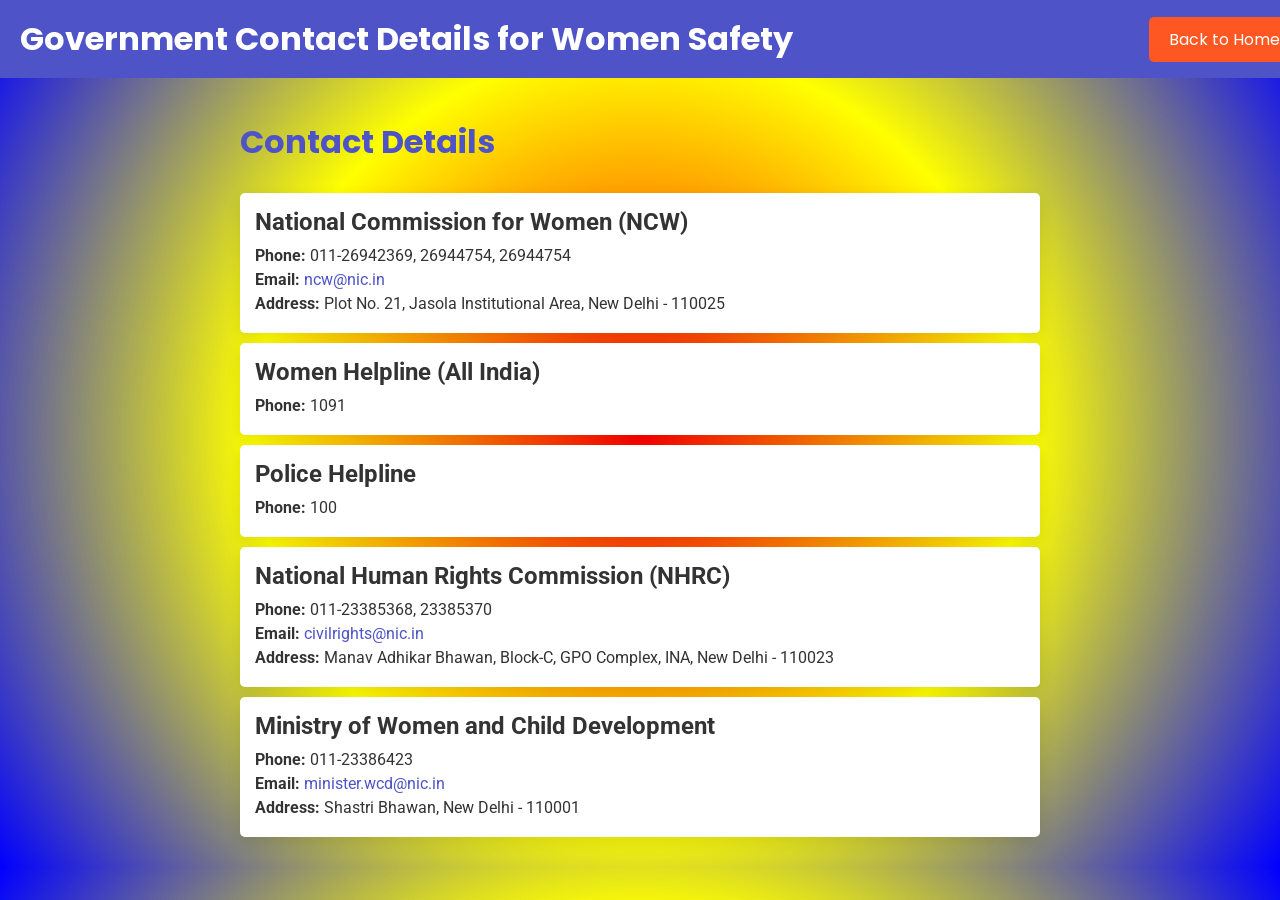
<file: contact_details/index.html>
<!DOCTYPE html>
<html lang="en">
<head>
    <meta charset="UTF-8">
    <meta name="viewport" content="width=device-width, initial-scale=1.0">
    <title>Government Contact Details for Women Safety</title>
    <link href="https://fonts.googleapis.com/css2?family=Poppins:wght@400;700&family=Roboto:wght@300;500&display=swap" rel="stylesheet">
    <link rel="stylesheet" href="style.css">
</head>
<body>
    <header>
        <h1>Government Contact Details for Women Safety</h1>
        <nav>
            <a href="file:///C:/Users/surya/OneDrive/Attachments/Desktop/Createathon_project/sheilded/s.html" class="back-btn">Back to Home</a>
        </nav>
    </header>

    <div class="content">
        <h2>Contact Details</h2>

        <div class="contact-card">
            <h3>National Commission for Women (NCW)</h3>
            <p><strong>Phone:</strong> 011-26942369, 26944754, 26944754</p>
            <p><strong>Email:</strong> <a href="mailto:ncw@nic.in">ncw@nic.in</a></p>
            <p><strong>Address:</strong> Plot No. 21, Jasola Institutional Area, New Delhi - 110025</p>
        </div>

        <div class="contact-card">
            <h3>Women Helpline (All India)</h3>
            <p><strong>Phone:</strong> 1091</p>
        </div>

        <div class="contact-card">
            <h3>Police Helpline</h3>
            <p><strong>Phone:</strong> 100</p>
        </div>

        <div class="contact-card">
            <h3>National Human Rights Commission (NHRC)</h3>
            <p><strong>Phone:</strong> 011-23385368, 23385370</p>
            <p><strong>Email:</strong> <a href="mailto:civilrights@nic.in">civilrights@nic.in</a></p>
            <p><strong>Address:</strong> Manav Adhikar Bhawan, Block-C, GPO Complex, INA, New Delhi - 110023</p>
        </div>

        <div class="contact-card">
            <h3>Ministry of Women and Child Development</h3>
            <p><strong>Phone:</strong> 011-23386423</p>
            <p><strong>Email:</strong> <a href="mailto:minister.wcd@nic.in">minister.wcd@nic.in</a></p>
            <p><strong>Address:</strong> Shastri Bhawan, New Delhi - 110001</p>
        </div>
    </div>

    <script src="script.js"></script>
</body>
</html>
</file>
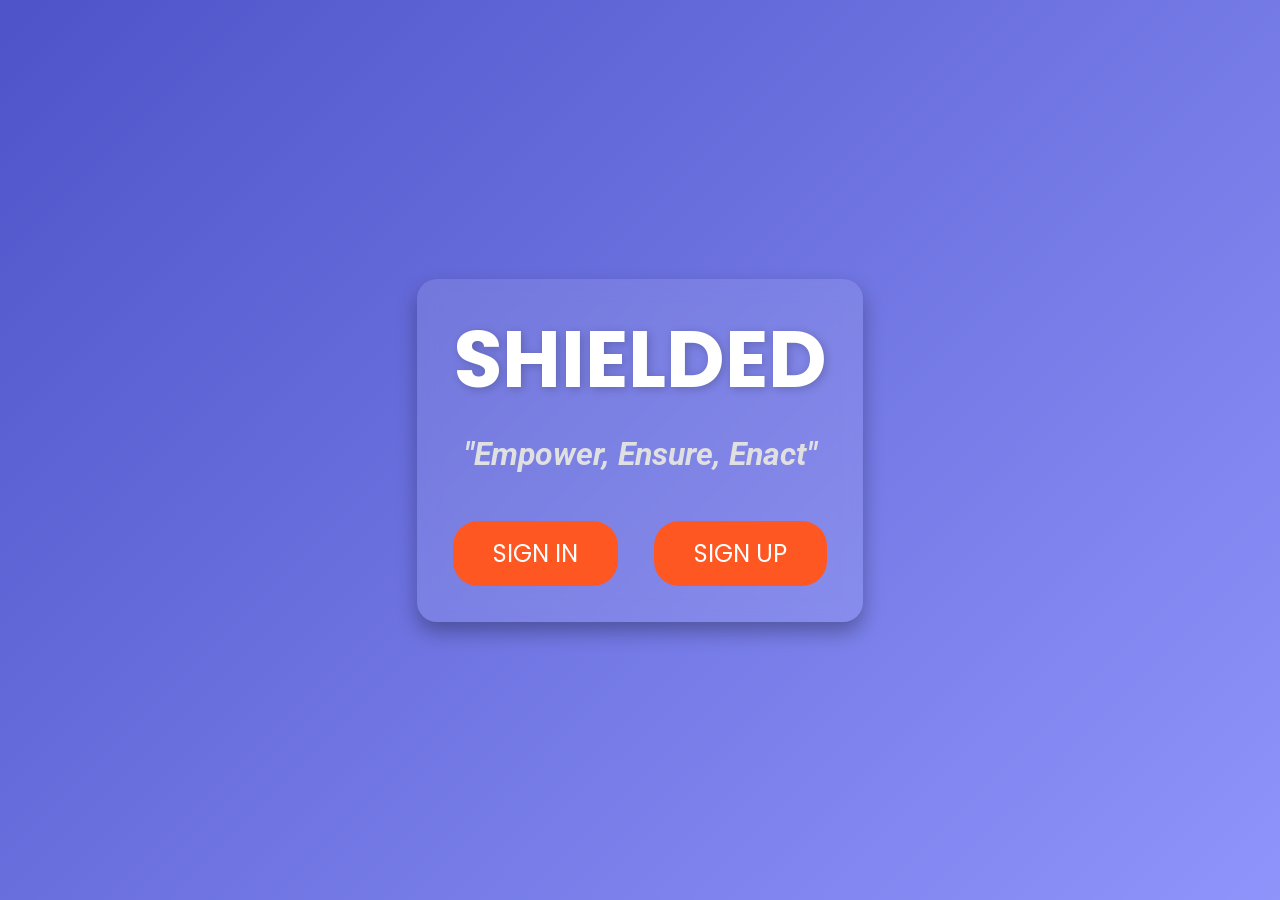
<file: first-page/f-p.html>
<!DOCTYPE html>
<html lang="en">
<head>
    <meta charset="UTF-8">
    <meta name="viewport" content="width=device-width, initial-scale=1.0">
    <title>Shielded</title>
    <link href="https://fonts.googleapis.com/css2?family=Poppins:wght@400;700&family=Roboto:wght@300;500&display=swap" rel="stylesheet">
    <link rel="stylesheet" href="f-p.css">
</head>
<body>
    <video class="video-background" autoplay muted loop>
        <source src="C:\Users\angai\Downloads\WhatsApp Video 2024-12-25 at 22.44.16.mp4" type="video/mp4">
        Your browser does not support the video tag.
    </video>

    <div class="container">
        <h1>SHIELDED</h1>
        <h2>"Empower, Ensure, Enact"</h2>
        <a href="C:\Users\surya\OneDrive\Attachments\Desktop\Createathon_project\login-form\l-f.html" class="explore-btn">SIGN IN</a>
        <a href="C:\Users\surya\OneDrive\Attachments\Desktop\Createathon_project\signup_page\signup.html" class="explore-btn">SIGN UP</a>
    </div>
</body>
</html>
</file>
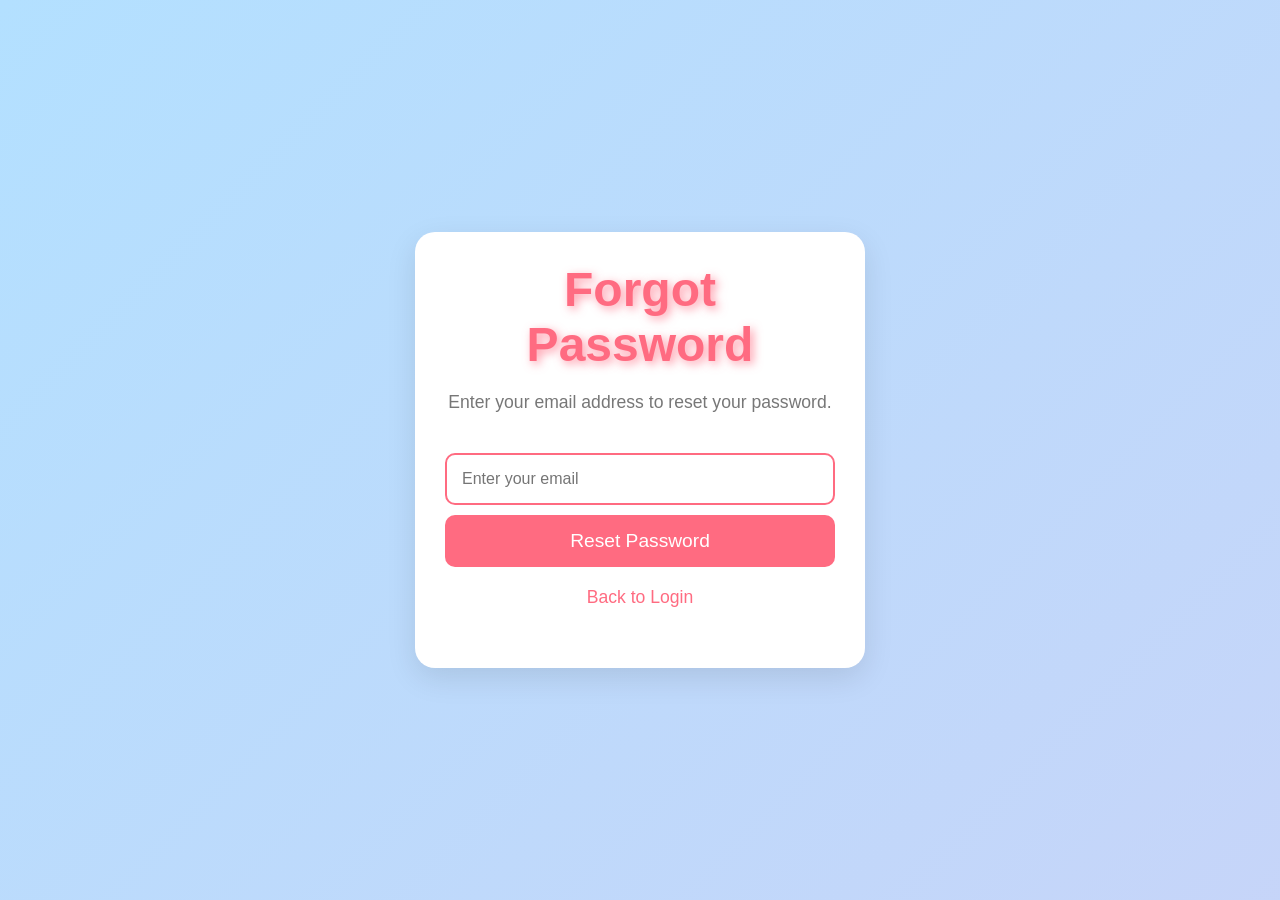
<file: forget-password/f-p.html>
<!DOCTYPE html>
<html lang="en">
<head>
  <meta charset="UTF-8">
  <meta name="viewport" content="width=device-width, initial-scale=1.0">
  <title>Forgot Password</title>
  <link rel="stylesheet" href="f-p.css">
</head>
<body>

  <div class="container">
    <div class="forgot-password-box">
      <h1>Forgot Password</h1>
      <p>Enter your email address to reset your password.</p>
      
      <form id="reset-form">
        <input type="email" id="email" placeholder="Enter your email" required>
        <button type="submit" id="submit-btn">Reset Password</button>
      </form>
      
      <p class="back-link"><a href="C:\Users\surya\OneDrive\Attachments\Desktop\Createathon_project\login-form\l-f.html">Back to Login</a></p>
    </div>
  </div>
</body>
</html>
</file>
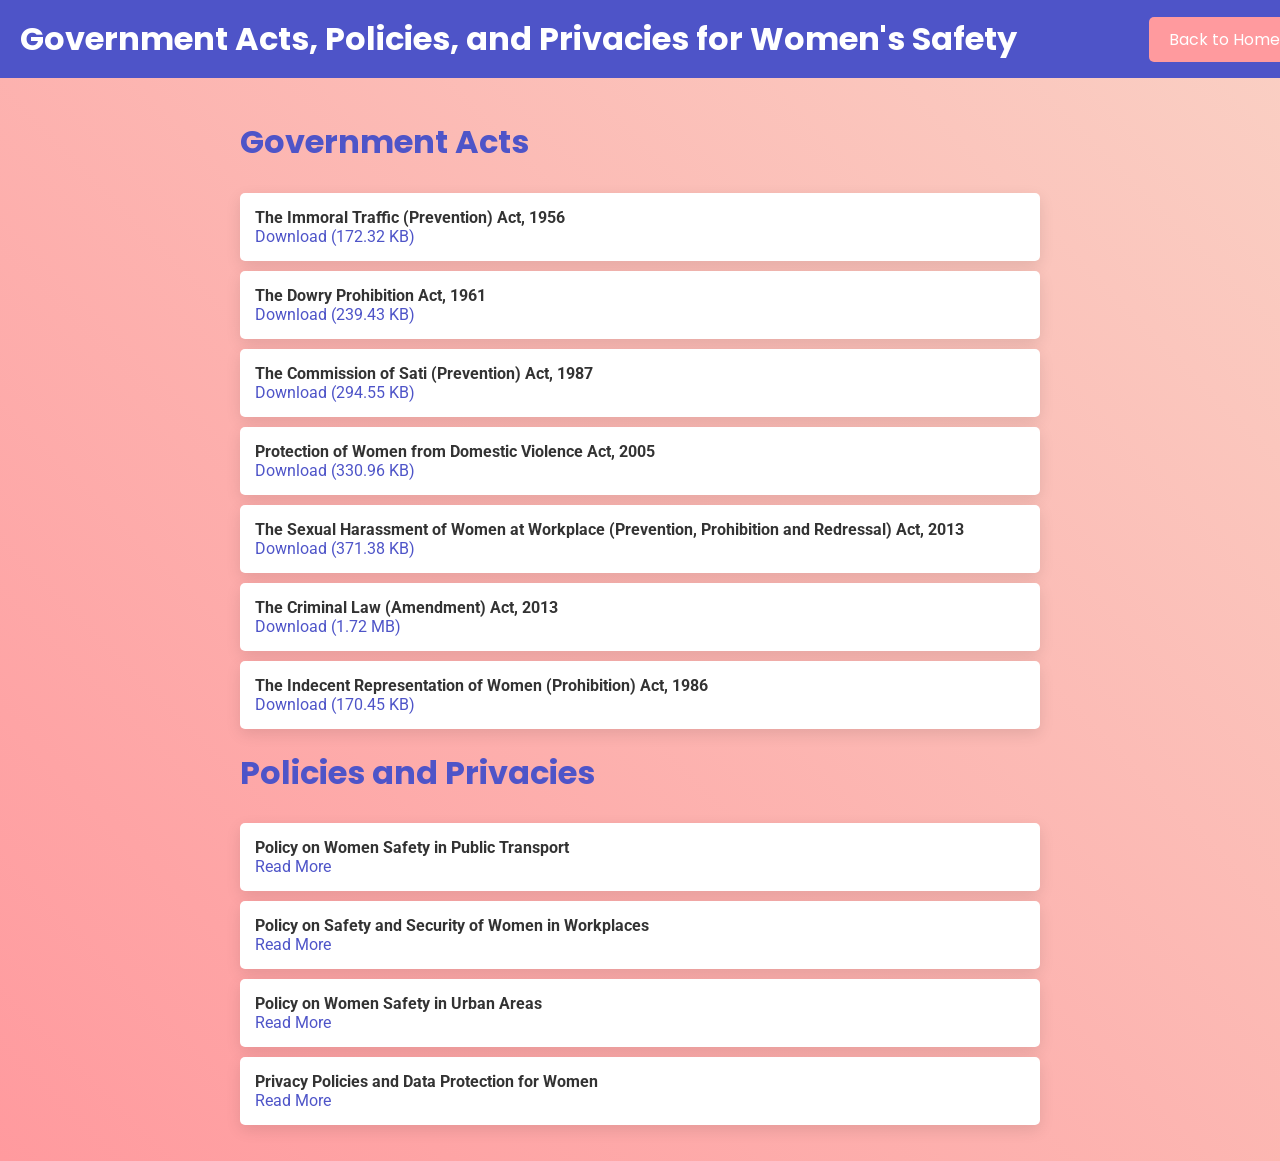
<file: government_acts/g-a.html>
<!DOCTYPE html>
<html lang="en">
<head>
    <meta charset="UTF-8">
    <meta name="viewport" content="width=device-width, initial-scale=1.0">
    <title>Government Acts, Policies, and Privacies for Women's Safety</title>
    <link href="https://fonts.googleapis.com/css2?family=Poppins:wght@400;700&family=Roboto:wght@300;500&display=swap" rel="stylesheet">
    <link rel="stylesheet" href="g-a.css">
</head>
<body>
    <header>
        <h1>Government Acts, Policies, and Privacies for Women's Safety</h1>
        <nav>
            <a href="mainpage01.html" class="back-btn">Back to Home</a>
        </nav>
    </header>

    <div class="content">
        <h2>Government Acts</h2>
        <ul>
            <li><strong>The Immoral Traffic (Prevention) Act, 1956</strong><br>
                <a href="downloads/the_immoral_traffic_(prevention)_act,_1956.pdf">Download (172.32 KB)</a></li>
            <li><strong>The Dowry Prohibition Act, 1961</strong><br>
                <a href="downloads/dowry_prohibition.pdf">Download (239.43 KB)</a></li>
            <li><strong>The Commission of Sati (Prevention) Act, 1987</strong><br>
                <a href="downloads/sati.pdf">Download (294.55 KB)</a></li>
            <li><strong>Protection of Women from Domestic Violence Act, 2005</strong><br>
                <a href="downloads/protection_of_women_from_domestic_violence_act,_2005.pdf">Download (330.96 KB)</a></li>
            <li><strong>The Sexual Harassment of Women at Workplace (Prevention, Prohibition and Redressal) Act, 2013</strong><br>
                <a href="downloads/SexualHarassmentofWomenatWorkPlaceAct2013_0.pdf">Download (371.38 KB)</a></li>
            <li><strong>The Criminal Law (Amendment) Act, 2013</strong><br>
                <a href="downloads/Criminal_Law_(A),_2013.pdf">Download (1.72 MB)</a></li>
            <li><strong>The Indecent Representation of Women (Prohibition) Act, 1986</strong><br>
                <a href="downloads/indes.pdf">Download (170.45 KB)</a></li>
        </ul>

        <h2>Policies and Privacies</h2>
        <ul>
            <li><strong>Policy on Women Safety in Public Transport</strong><br>
                <a href="https://www.sciencedirect.com/science/article/pii/S0264275124007480">Read More</a></li>
            <li><strong>Policy on Safety and Security of Women in Workplaces</strong><br>
                <a href="https://www.drishtiias.com/daily-updates/daily-news-editorials/creating-safe-workplace-for-women">Read More</a></li>
            <li><strong>Policy on Women Safety in Urban Areas</strong><br>
                <a href="https://sleepyclasses.com/womens-safety-in-india/">Read More</a></li>
            <li><strong>Privacy Policies and Data Protection for Women</strong><br>
                <a href="https://www.womentech.net/en-in/how-to/role-data-protection-in-ensuring-womens-safety-online">Read More</a></li>
        </ul>
    </div>

    <script src="g-a.js"></script>
</body>
</html>
</file>
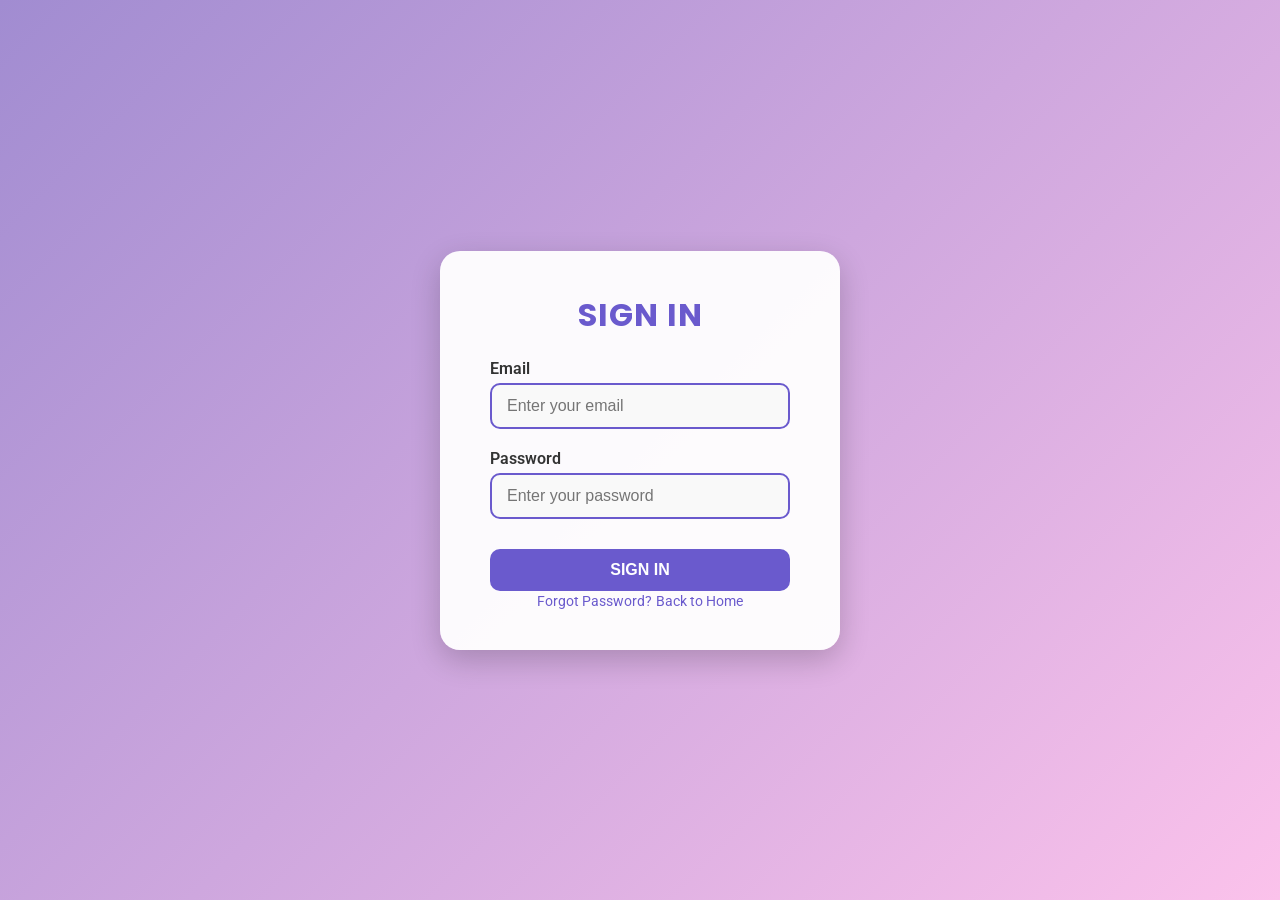
<file: login-form/l-f.html>
<!DOCTYPE html>
<html lang="en">
<head>
    <meta charset="UTF-8">
    <meta name="viewport" content="width=device-width, initial-scale=1.0">
    <title>Sign In Page</title>
    <link rel="stylesheet" href="l-f.css">
    <link href="https://fonts.googleapis.com/css2?family=Poppins:wght@400;600&family=Roboto:wght@300;500&display=swap" rel="stylesheet">
</head>
<body>
    <div class="container">
        <h1>Sign In</h1>
        <form id="signin-form">
            <div class="form-group">
                <label for="email">Email</label>
                <input type="email" id="email" class="input-field" placeholder="Enter your email" required>
                <div class="error" id="email-error"></div>
            </div>

            <div class="form-group">
                <label for="password">Password</label>
                <input type="password" id="password" class="input-field" placeholder="Enter your password" required>
                <div class="error" id="password-error"></div>
            </div>

            <button type="submit" class="submit-btn" onclick="goToPage()">Sign In</button>
        </form>
        <a href="C:\Users\surya\OneDrive\Attachments\Desktop\Createathon_project\forget-password\f-p.html" class="forgot-password">Forgot Password?</a>
        <a href="file:///C:/Users/surya/OneDrive/Attachments/Desktop/Createathon_project/first-page/f-p.html" class="back-btn">Back to Home</a>
        <script src="l-f.js"></script>
    </div>
</body>
</html>
</file>
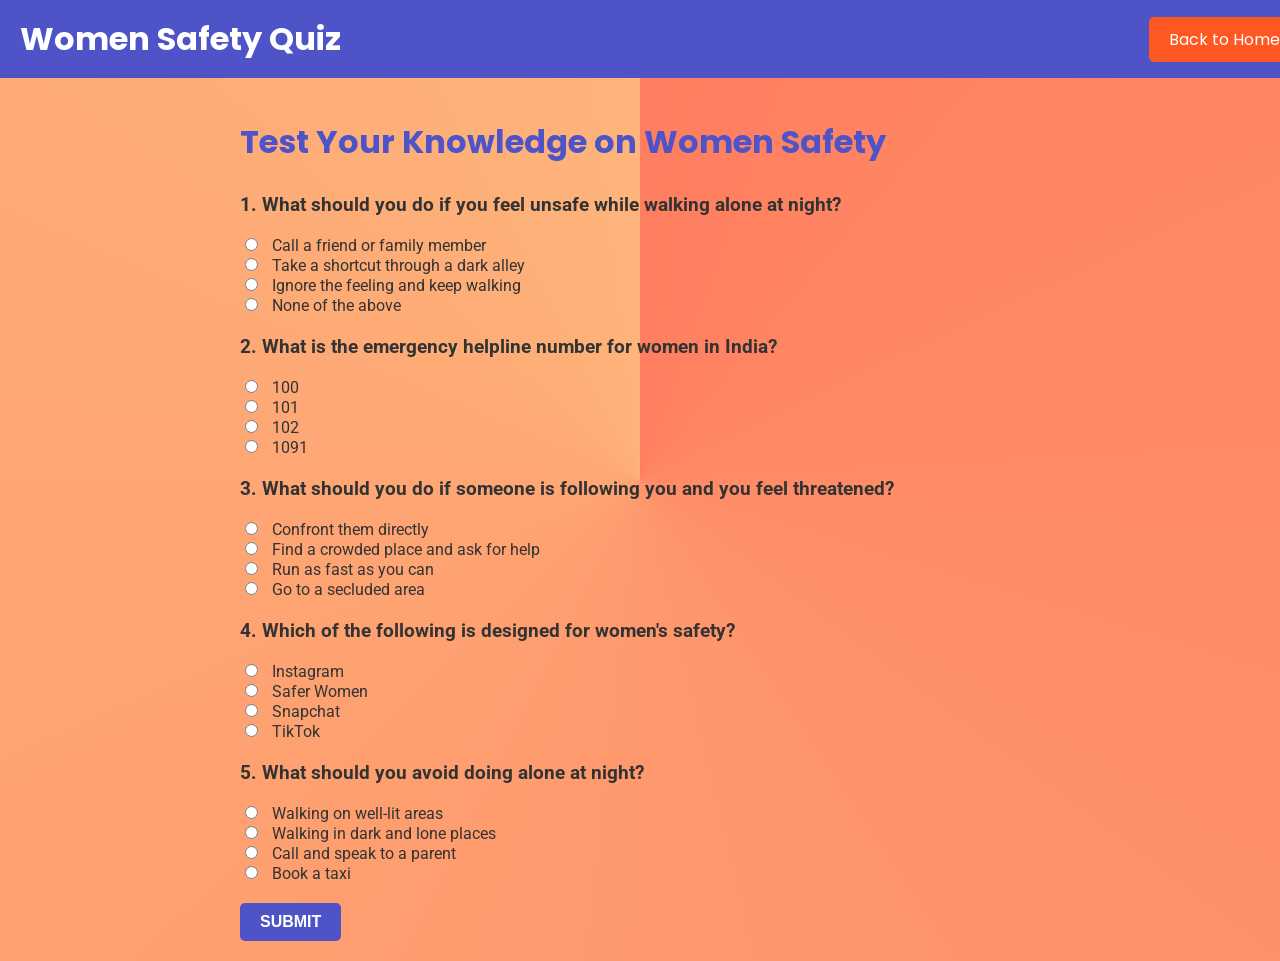
<file: quiz/quiz.html>
<!DOCTYPE html>
<html lang="en">
<head>
    <meta charset="UTF-8">
    <meta name="viewport" content="width=device-width, initial-scale=1.0">
    <title>Women Safety Quiz</title>
    <link href="https://fonts.googleapis.com/css2?family=Poppins:wght@400;700&family=Roboto:wght@300;500&display=swap" rel="stylesheet">
    <link rel="stylesheet" href="quiz.css">
</head>
<body>
    <header>
        <h1>Women Safety Quiz</h1>
        <nav>
            <a href="file:///C:/Users/surya/OneDrive/Attachments/Desktop/Createathon_project/sheilded/s.html" class="back-btn">Back to Home</a>
        </nav>
    </header>

    <div class="content">
        <h2>Test Your Knowledge on Women Safety</h2>
        <form id="quiz-form">
            <div class="question">
                <h3>1. What should you do if you feel unsafe while walking alone at night?</h3>
                <label><input type="radio" name="q1" value="a"> Call a friend or family member</label><br>
                <label><input type="radio" name="q1" value="b"> Take a shortcut through a dark alley</label><br>
                <label><input type="radio" name="q1" value="c"> Ignore the feeling and keep walking</label><br>
                <label><input type="radio" name="q1" value="d"> None of the above</label>
            </div>
            
            <div class="question">
                <h3>2. What is the emergency helpline number for women in India?</h3>
                <label><input type="radio" name="q2" value="a"> 100</label><br>
                <label><input type="radio" name="q2" value="b"> 101</label><br>
                <label><input type="radio" name="q2" value="c"> 102</label><br>
                <label><input type="radio" name="q2" value="d"> 1091</label>
            </div>

            <div class="question">
                <h3>3. What should you do if someone is following you and you feel threatened?</h3>
                <label><input type="radio" name="q3" value="a"> Confront them directly</label><br>
                <label><input type="radio" name="q3" value="b"> Find a crowded place and ask for help</label><br>
                <label><input type="radio" name="q3" value="c"> Run as fast as you can</label><br>
                <label><input type="radio" name="q3" value="d"> Go to a secluded area</label>
            </div>

            <div class="question">
                <h3>4. Which of the following is designed for women's safety?</h3>
                <label><input type="radio" name="q4" value="a"> Instagram</label><br>
                <label><input type="radio" name="q4" value="b"> Safer Women</label><br>
                <label><input type="radio" name="q4" value="c"> Snapchat</label><br>
                <label><input type="radio" name="q4" value="d"> TikTok</label>
            </div>

            <div class="question">
                <h3>5. What should you avoid doing alone at night?</h3>
                <label><input type="radio" name="q5" value="a"> Walking on well-lit areas</label><br>
                <label><input type="radio" name="q5" value="b"> Walking in dark and lone places</label><br>
                <label><input type="radio" name="q5" value="c"> Call and speak to a parent</label><br>
                <label><input type="radio" name="q5" value="d"> Book a taxi</label>
            </div>
            
            <button type="submit" class="submit-btn">Submit</button>
        </form>
    </div>

    <script src="quiz.js"></script>
</body>
</html>
</file>
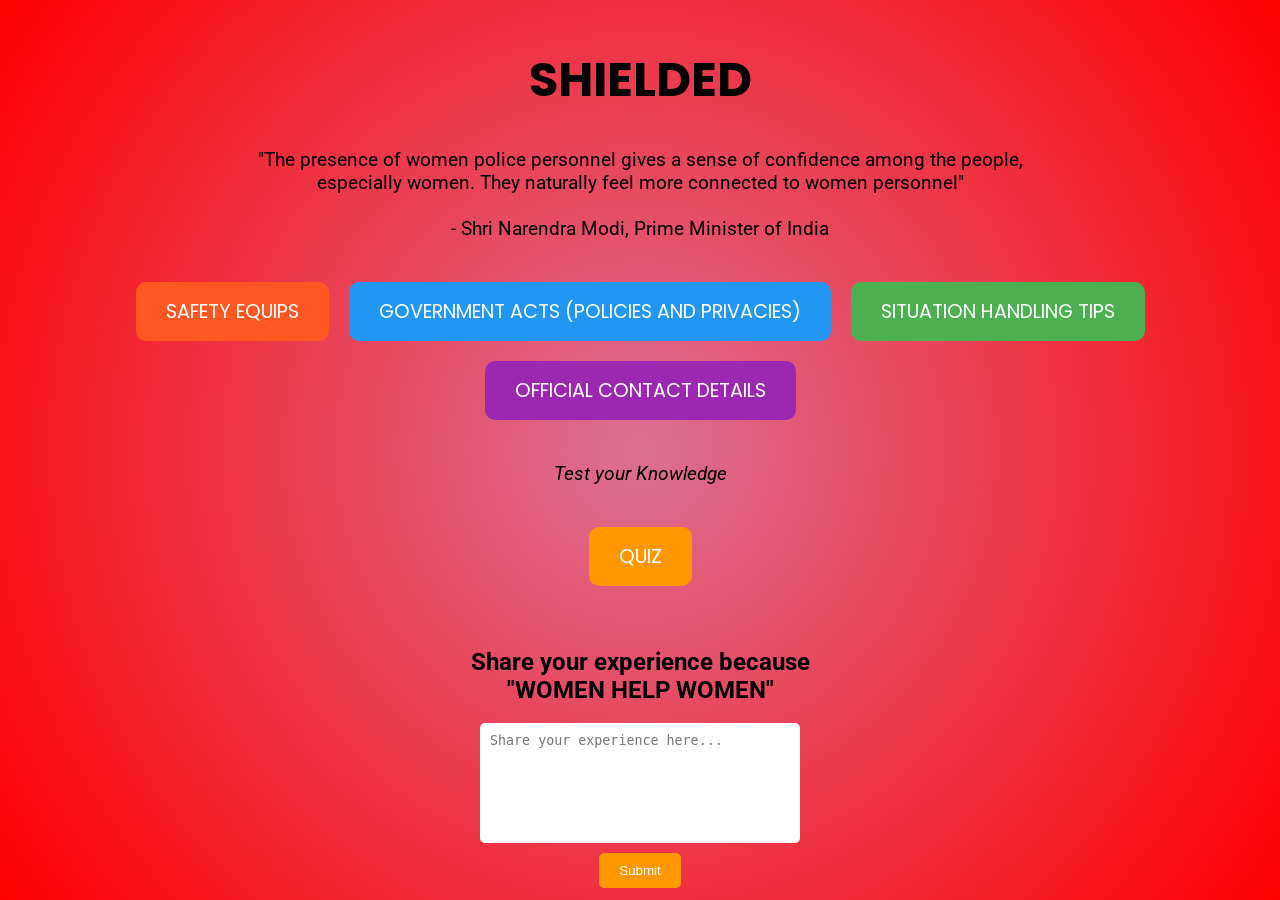
<file: sheilded/s.html>
<!DOCTYPE html>
<html lang="en">
<head>
    <meta charset="UTF-8">
    <meta name="viewport" content="width=device-width, initial-scale=1.0">
    <title>Shielded</title>
    <link href="https://fonts.googleapis.com/css2?family=Poppins:wght@400;700&family=Roboto:wght@300;500&display=swap" rel="stylesheet">
    <link rel="stylesheet" href="s.css">
</head>
<body>
    <div>
        <h1>SHIELDED</h1>
        <p>"The presence of women police personnel gives a sense of confidence among the people, especially women. They naturally feel more connected to women personnel"<br><br> - Shri Narendra Modi, Prime Minister of India</p>

        <div class="button-container">
            <a href="C:\Users\surya\OneDrive\Attachments\Desktop\Createathon_project\safety-equips\s-e.html" class="button1">SAFETY EQUIPS</a>
            <a href="C:\Users\surya\OneDrive\Attachments\Desktop\Createathon_project\government_acts\g-a.html" class="button2">GOVERNMENT ACTS (POLICIES AND PRIVACIES)</a>
            <a href="C:\Users\surya\OneDrive\Attachments\Desktop\Createathon_project\safety-techniques\s-t.html" class="button3">SITUATION HANDLING TIPS</a>
            <a href="C:\Users\surya\OneDrive\Attachments\Desktop\Createathon_project\contact_details\index.html" class="button4">OFFICIAL CONTACT DETAILS</a>
        </div>

        <p class="italic-text">Test your Knowledge</p>
        <div class="button-container">
            <a href="C:\Users\surya\OneDrive\Attachments\Desktop\Createathon_project\quiz\quiz.html" class="button5">QUIZ</a>
        </div>

        <form id="experience-form">
            <h2>Share your experience because <br> "WOMEN HELP WOMEN"</h2>
            <textarea placeholder="Share your experience here..." required></textarea>
            <button type="submit" class="submit-btn">Submit</button>
        </form>
    </div>
</body>
</html>
</file>
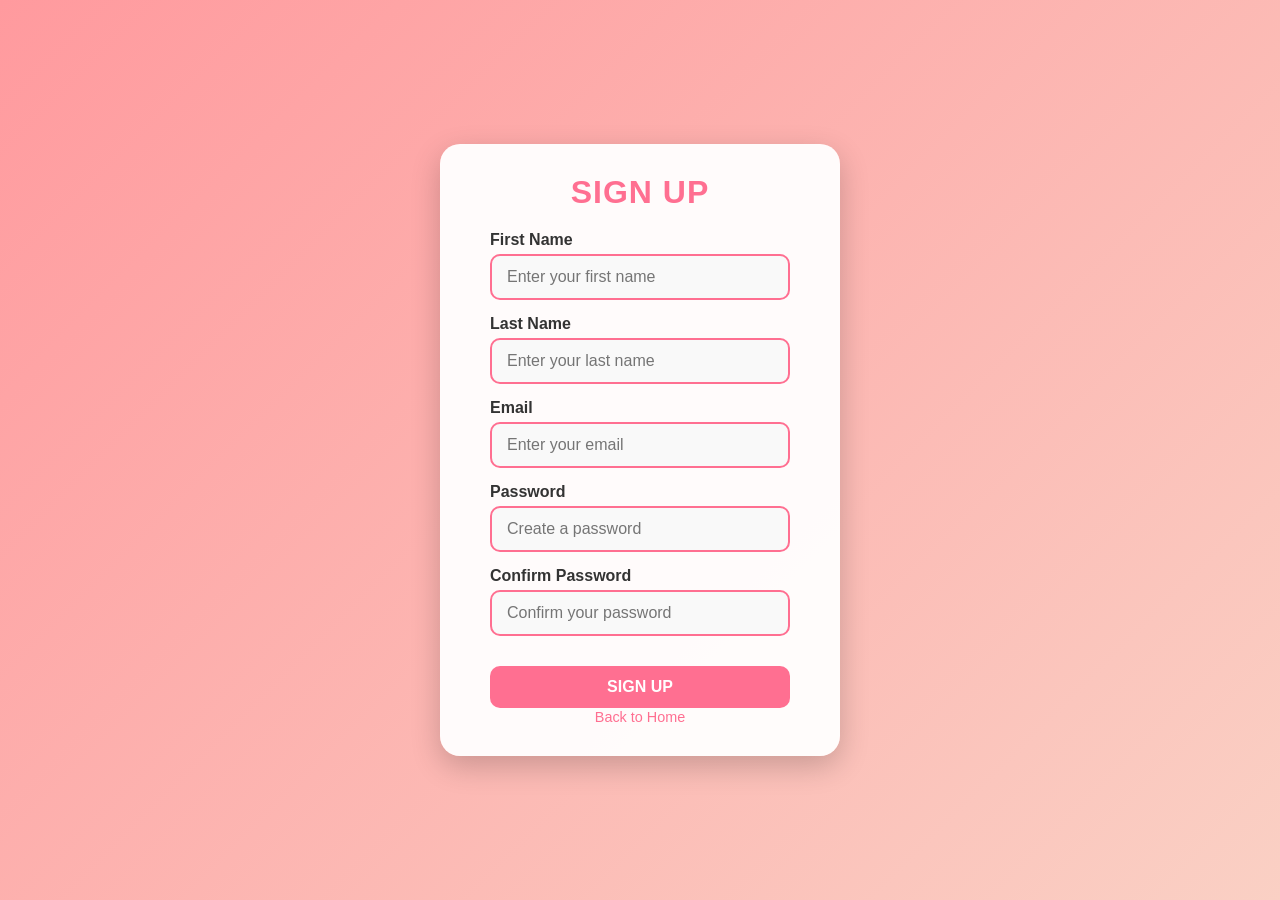
<file: signup_page/signup.html>
<!DOCTYPE html>
<html lang="en">
<head>
    <meta charset="UTF-8">
    <meta name="viewport" content="width=device-width, initial-scale=1.0">
    <title>Signup Page</title>
    <link rel="stylesheet" href="signup.css">
</head>
<body>
    <div class="container">
        <h1>Sign Up</h1>
        <form id="signup-form">
            <div class="form-group">
                <label for="first-name">First Name</label>
                <input type="text" id="first-name" class="input-field" placeholder="Enter your first name" required>
                <div class="error" id="first-name-error"></div>
            </div>

            <div class="form-group">
                <label for="last-name">Last Name</label>
                <input type="text" id="last-name" class="input-field" placeholder="Enter your last name" required>
                <div class="error" id="last-name-error"></div>
            </div>

            <div class="form-group">
                <label for="email">Email</label>
                <input type="email" id="email" class="input-field" placeholder="Enter your email" required>
                <div class="error" id="email-error"></div>
            </div>

            <div class="form-group">
                <label for="password">Password</label>
                <input type="password" id="password" class="input-field" placeholder="Create a password" required>
                <div class="error" id="password-error"></div>
            </div>

            <div class="form-group">
                <label for="confirm-password">Confirm Password</label>
                <input type="password" id="confirm-password" class="input-field" placeholder="Confirm your password" required>
                <div class="error" id="confirm-password-error"></div>
            </div>

            <button type="submit" class="submit-btn" onclick="gotothepage()">Sign Up</button>
        </form>
        <a href="file:///C:/Users/surya/OneDrive/Attachments/Desktop/Createathon_project/first-page/f-p.html" class="back-btn">Back to Home</a>
    </div>

    <script src="signup.js"></script>
</body>
</html>
</file>
<file: contact_details/style.css>
body {
    font-family: 'Roboto', sans-serif;
    background: #f5f5f5;
    color: #333;
    margin: 0;
    padding: 0;
    background: radial-gradient(circle, #ff0000, #ffff00, #0000ff);
}

header {
    width: 100%;
    padding: 15px 20px;
    background: #4e54c8;
    color: #fff;
    display: flex;
    justify-content: space-between;
    align-items: center;
}

header h1 {
    font-family: 'Poppins', sans-serif;
    margin: 0;
}

nav {
    display: flex;
    align-items: center;
}

.back-btn {
    font-family: 'Poppins', sans-serif;
    font-size: 1rem;
    color: #fff;
    text-decoration: none;
    padding: 10px 20px;
    background: #ff5722;
    border-radius: 5px;
    transition: background 0.3s ease;
}

.back-btn:hover {
    background: #e64a19;
}

.content {
    width: 100%;
    max-width: 800px;
    padding: 20px;
    margin: 0 auto;
    text-align: left;
}

h2 {
    font-family: 'Poppins', sans-serif;
    font-size: 2rem;
    margin-top: 20px;
    color: #4e54c8;
}

.contact-card {
    background: #fff;
    padding: 15px;
    margin: 10px 0;
    border-radius: 5px;
    box-shadow: 0 5px 15px rgba(0, 0, 0, 0.1);
}

.contact-card h3 {
    margin: 0 0 10px;
    font-size: 1.5rem;
    color: #333;
}

.contact-card p {
    margin: 5px 0;
}

.contact-card a {
    color: #4e54c8;
    text-decoration: none;
}

.contact-card a:hover {
    text-decoration: underline;
}
</file>
<file: first-page/f-p.css>
* {
            margin: 0;
            padding: 0;
            box-sizing: border-box;
        }

        body {
            font-family: 'Roboto', sans-serif;
            background: linear-gradient(135deg, #4e54c8, #8f94fb);
            color: #333;
            display: flex;
            justify-content: center;
            align-items: center;
            height: 100vh;
            overflow: hidden;
            position: relative;
        }

        .video-background {
            position: absolute;
            top: 0;
            left: 0;
            height: 100%;
            width: 100%;
            object-fit: cover;
            z-index: -1;
        }

        .container {
            text-align: center;
            animation: fadeIn 2s ease;
            padding: 20px;
            background: rgba(255, 255, 255, 0.1);
            border-radius: 20px;
            backdrop-filter: blur(10px);
            box-shadow: 0 10px 20px rgba(0, 0, 0, 0.3);
        }

        @keyframes fadeIn {
            from {
                opacity: 0;
                transform: translateY(20px);
            }
            to {
                opacity: 1;
                transform: translateY(0);
            }
        }

        h1 {
            font-size: 5rem;
            margin-bottom: 1rem;
            text-shadow: 2px 2px 10px rgba(0, 0, 0, 0.2);
            color: #ffffff;
            font-weight: bold;
            text-transform: uppercase;
            font-family: 'Poppins', sans-serif;
        }

        h2 {
            font-size: 2rem;
            margin-bottom: 2rem;
            font-style: italic;
            color: #e0e0e0;
            font-family: 'Roboto', sans-serif;
        }

        .explore-btn {
            display: inline-block;
            font-size: 1.5rem;
            padding: 15px 40px;
            margin: 1rem;
            color: #fff;
            background: #ff5722;
            border: none;
            border-radius: 25px;
            cursor: pointer;
            text-decoration: none;
            transition: transform 0.3s ease, box-shadow 0.3s ease;
            font-family: 'Poppins', sans-serif;
        }

        .explore-btn:hover {
            transform: scale(1.1);
            box-shadow: 0 5px 15px rgba(255, 87, 34, 0.4);
        }
</file>
<file: forget-password/f-p.css>
/* CSS */
    * {
      margin: 0;
      padding: 0;
      box-sizing: border-box;
    }

    body {
      font-family: 'Comic Sans MS', cursive, sans-serif;
      background: linear-gradient(135deg, #b3e0ff, #ffb3e6);
      background-size: 400% 400%;
      animation: gradient 15s ease infinite;
      display: flex;
      justify-content: center;
      align-items: center;
      height: 100vh;
      color: #fff;
      overflow: hidden;
    }

    @keyframes gradient {
      0% {
        background-position: 0% 50%;
      }
      50% {
        background-position: 100% 50%;
      }
      100% {
        background-position: 0% 50%;
      }
    }

    .container {
      width: 100%;
      max-width: 450px;
      background: #ffffff;
      padding: 30px;
      border-radius: 20px;
      box-shadow: 0 10px 30px rgba(0, 0, 0, 0.1);
      text-align: center;
      transform: translateY(-20px);
      animation: slideIn 1s ease-out forwards;
    }

    @keyframes slideIn {
      0% {
        transform: translateY(-30px);
        opacity: 0;
      }
      100% {
        transform: translateY(0);
        opacity: 1;
      }
    }

    .forgot-password-box {
      color: #333;
    }

    h1 {
      color: #ff6b81;
      font-size: 3rem;
      margin-bottom: 20px;
      text-shadow: 3px 3px 10px rgba(255, 107, 129, 0.7);
      animation: fadeIn 2s ease-out;
    }

    @keyframes fadeIn {
      0% {
        opacity: 0;
      }
      100% {
        opacity: 1;
      }
    }

    p {
      color: #777;
      font-size: 1.1rem;
      margin-bottom: 30px;
      animation: fadeIn 2s ease-out;
    }

    input {
      width: 100%;
      padding: 15px;
      margin: 10px 0;
      border: 2px solid #ff6b81;
      border-radius: 10px;
      font-size: 1rem;
      outline: none;
      transition: border-color 0.3s ease, transform 0.2s ease;
    }

    input:focus {
      border-color: #ff4c76;
      transform: scale(1.05);
    }

    button {
      width: 100%;
      padding: 15px;
      background-color: #ff6b81;
      color: white;
      border: none;
      border-radius: 10px;
      font-size: 1.2rem;
      cursor: pointer;
      transition: background-color 0.3s ease, transform 0.2s ease;
    }

    button:hover {
      background-color: #ff4c76;
      transform: scale(1.05);
    }

    .back-link {
      margin-top: 20px;
      font-size: 1.1rem;
      opacity: 0;
      animation: fadeIn 3s ease-out forwards;
    }

    .back-link a {
      color: #ff6b81;
      text-decoration: none;
      transition: color 0.3s ease;
    }

    .back-link a:hover {
      color: #ff4c76;
      text-decoration: underline;
    }
</file>
<file: government_acts/g-a.css>
body {
    font-family: 'Roboto', sans-serif;
    background: #fff;
    color: #333;
    margin: 0;
    padding: 0;
    background: linear-gradient(45deg, #ff9a9e, #fad0c4);
}

header {
    width: 100%;
    padding: 15px 20px;
    background: #4e54c8;
    color: #fff;
    display: flex;
    justify-content: space-between;
    align-items: center;
}

header h1 {
    font-family: 'Poppins', sans-serif;
    margin: 0;
}

nav {
    display: flex;
    align-items: center;
}

.back-btn {
    font-family: 'Poppins', sans-serif;
    font-size: 1rem;
    color: #fff;
    text-decoration: none;
    padding: 10px 20px;
    background: #ff9a9e;
    border-radius: 5px;
    transition: background 0.3s ease;
}

.back-btn:hover {
    background: #e64a19;
}

.content {
    width: 100%;
    max-width: 800px;
    padding: 20px;
    margin: 0 auto;
    text-align: left;
}

h2 {
    font-family: 'Poppins', sans-serif;
    font-size: 2rem;
    margin-top: 20px;
    color: #4e54c8;
}

ul {
    list-style-type: none;
    padding: 0;
}

li {
    background: #fff;
    padding: 15px;
    margin: 10px 0;
    border-radius: 5px;
    box-shadow: 0 5px 15px rgba(0, 0, 0, 0.1);
}

a {
    color: #4e54c8;
    text-decoration: none;
}

a:hover {
    text-decoration: underline;
}
</file>
<file: login-form/l-f.css>
* {
            margin: 0;
            padding: 0;
            box-sizing: border-box;
        }

        body {
            font-family: 'Roboto', sans-serif;
            background: linear-gradient(135deg, #a18cd1, #fbc2eb);
            height: 100vh;
            display: flex;
            justify-content: center;
            align-items: center;
        }

        .container {
            background: rgba(255, 255, 255, 0.95);
            border-radius: 20px;
            padding: 40px 50px;
            width: 400px;
            box-shadow: 0 10px 30px rgba(0, 0, 0, 0.2);
            text-align: center;
        }

        h1 {
            font-family: 'Poppins', sans-serif;
            font-size: 2rem;
            color: #6a5acd;
            margin-bottom: 20px;
            text-transform: uppercase;
            letter-spacing: 1px;
        }

        .form-group {
            margin-bottom: 20px;
            text-align: left;
        }

        .form-group label {
            font-size: 1rem;
            font-weight: 600;
            color: #333;
            margin-bottom: 5px;
            display: block;
        }

        .input-field {
            width: 100%;
            padding: 12px 15px;
            border: 2px solid #6a5acd;
            border-radius: 10px;
            font-size: 1rem;
            background-color: #f9f9f9;
            color: #333;
            transition: border-color 0.3s ease, box-shadow 0.3s ease;
        }

        .input-field:focus {
            border-color: #a18cd1;
            outline: none;
            box-shadow: 0 0 8px rgba(161, 140, 209, 0.5);
        }

        .submit-btn {
            width: 100%;
            padding: 12px;
            font-size: 1rem;
            font-weight: bold;
            background: #6a5acd;
            color: white;
            border: none;
            border-radius: 10px;
            cursor: pointer;
            text-transform: uppercase;
            margin-top: 10px;
            transition: background-color 0.3s ease, transform 0.2s ease;
        }

        .submit-btn:hover {
            background: #a18cd1;
            transform: scale(1.05);
        }

        .forgot-password {
            margin-top: 15px;
            font-size: 0.9rem;
            color: #6a5acd;
            text-decoration: none;
            transition: color 0.3s ease;
        }

        .forgot-password:hover {
            color: #a18cd1;
        }

        .back-btn {
            margin-top: 20px;
            font-size: 0.9rem;
            color: #6a5acd;
            text-decoration: none;
            transition: color 0.3s ease;
        }

        .back-btn:hover {
            color: #a18cd1;
        }

        .error {
            color: red;
            font-size: 0.85rem;
            margin-top: 5px;
        }
</file>
<file: quiz/quiz.css>
/* Global Styles */
body {
    font-family: 'Roboto', sans-serif;
    background: #f5f5f5;
    color: #333;
    margin: 0;
    padding: 0;
    background: conic-gradient(from 0deg, #ff7e5f, #feb47b);
}

/* Header */
header {
    width: 100%;
    padding: 15px 20px;
    background: #4e54c8;
    color: #fff;
    display: flex;
    justify-content: space-between;
    align-items: center;
}

header h1 {
    font-family: 'Poppins', sans-serif;
    margin: 0;
}

/* Navigation */
nav {
    display: flex;
    align-items: center;
}

.back-btn {
    font-family: 'Poppins', sans-serif;
    font-size: 1rem;
    color: #fff;
    text-decoration: none;
    padding: 10px 20px;
    background: #ff5722;
    border-radius: 5px;
    transition: background 0.3s ease;
}

.back-btn:hover {
    background: #e64a19;
}

/* Content */
.content {
    width: 100%;
    max-width: 800px;
    padding: 20px;
    margin: 0 auto;
    text-align: left;
}

h2 {
    font-family: 'Poppins', sans-serif;
    font-size: 2rem;
    margin-top: 20px;
    color: #4e54c8;
}

/* Quiz Questions */
.question {
    margin-bottom: 20px;
}

.question h3 {
    font-size: 1.2rem;
}

.question input[type="radio"] {
    margin-right: 10px;
}

/* Submit Button */
.submit-btn {
    padding: 10px 20px;
    font-size: 1rem;
    font-weight: bold;
    background: #4e54c8;
    color: white;
    border: none;
    border-radius: 5px;
    cursor: pointer;
    text-transform: uppercase;
    transition: background-color 0.3s ease;
}

.submit-btn:hover {
    background: #3b3f9e;
}
</file>
<file: sheilded/s.css>
body {
    font-family: 'Roboto', sans-serif;
    display: flex;
    flex-direction: column;
    justify-content: center;
    align-items: center;
    height: 100vh;
    margin: 0;
    background-image: radial-gradient(circle,#db7093 , red);

    
    text-align: center;
}

h1 {
    font-family: 'Poppins', sans-serif;
    font-size: 3rem;
    margin-bottom: 2rem;
    animation: textFadeIn 2s ease-in-out forwards;
}

p {
    font-size: 1.2rem;
    max-width: 800px;
    margin: 1rem auto;
    opacity: 0;
    animation: textFadeIn 2s ease-in-out forwards;
    animation-delay: 2s;
}

@keyframes textFadeIn {
    from {
        opacity: 0;
        transform: translateY(20px);
    }
    to {
        opacity: 1;
        transform: translateY(0);
    }
}

.button-container {
    margin-top: 2rem;
    display: flex;
    flex-wrap: wrap;
    justify-content: center;
}

.button-container a {
    display: inline-block;
    font-family: 'Poppins', sans-serif;
    font-size: 1.2rem;
    padding: 15px 30px;
    margin: 10px;
    color: #fff;
    text-decoration: none;
    border-radius: 10px;
    transition: transform 0.3s ease, box-shadow 0.3s ease;
}

.button1 { background: #ff5722; } /* Safety Equips */
.button2 { background: #2196f3; } /* Government Acts */
.button3 { background: #4caf50; } /* Situation Handling Tips */
.button4 { background: #9c27b0; } /* Official Contact Details */
.button5 { background: #ff9800; } /* Quiz Button */

.button-container a:hover {
    transform: scale(1.1);
    box-shadow: 0 5px 15px rgba(0, 0, 0, 0.4);
}

.italic-text {
    font-style: italic;
    margin-top: 2rem;
}

form {
    margin-top: 2rem;
    display: flex;
    flex-direction: column;
    align-items: center;
}

textarea {
    width: 300px;
    height: 100px;
    padding: 10px;
    border: none;
    border-radius: 5px;
    resize: none;
}

.submit-btn {
    margin-top: 10px;
    padding: 10px 20px;
    background: #ff9800;
    color: #fff;
    border: none;
    border-radius: 5px;
    cursor: pointer;
    transition: background 0.3s ease;
}

.submit-btn:hover {
    background: #e68900;
}
</file>
<file: signup_page/signup.css>
/* Global Styles */
* {
    margin: 0;
    padding: 0;
    box-sizing: border-box;
}

body {
    font-family: 'Roboto', sans-serif;
    background: linear-gradient(135deg, #ff9a9e, #fad0c4);
    height: 100vh;
    display: flex;
    justify-content: center;
    align-items: center;
}

/* Container */
.container {
    background: rgba(255, 255, 255, 0.95);
    border-radius: 20px;
    padding: 30px 50px;
    width: 400px;
    box-shadow: 0 10px 30px rgba(0, 0, 0, 0.2);
    text-align: center;
    margin: 20px 0;
}

/* Headings */
h1 {
    font-family: 'Poppins', sans-serif;
    font-size: 2rem;
    color: #ff6f91;
    margin-bottom: 20px;
    text-transform: uppercase;
    letter-spacing: 1px;
}

/* Form Styling */
.form-group {
    margin-bottom: 15px;
    text-align: left;
}

.form-group label {
    font-size: 1rem;
    font-weight: 600;
    color: #333;
    margin-bottom: 5px;
    display: block;
}

.input-field {
    width: 100%;
    padding: 12px 15px;
    border: 2px solid #ff6f91;
    border-radius: 10px;
    font-size: 1rem;
    background-color: #f9f9f9;
    color: #333;
    transition: border-color 0.3s ease;
}

.input-field:focus {
    border-color: #ff9a9e;
    outline: none;
}

/* Buttons */
.submit-btn {
    width: 100%;
    padding: 12px;
    font-size: 1rem;
    font-weight: bold;
    background: #ff6f91;
    color: white;
    border: none;
    border-radius: 10px;
    cursor: pointer;
    text-transform: uppercase;
    margin-top: 15px;
    transition: background-color 0.3s ease;
}

.submit-btn:hover {
    background: #ff9a9e;
}

/* Back Button */
.back-btn {
    margin-top: 20px;
    font-size: 0.9rem;
    color: #ff6f91;
    text-decoration: none;
    transition: color 0.3s ease;
}

.back-btn:hover {
    color: #ff9a9e;
}

/* Error Messages */
.error {
    color: red;
    font-size: 0.85rem;
    margin-top: 5px;
}
</file>
